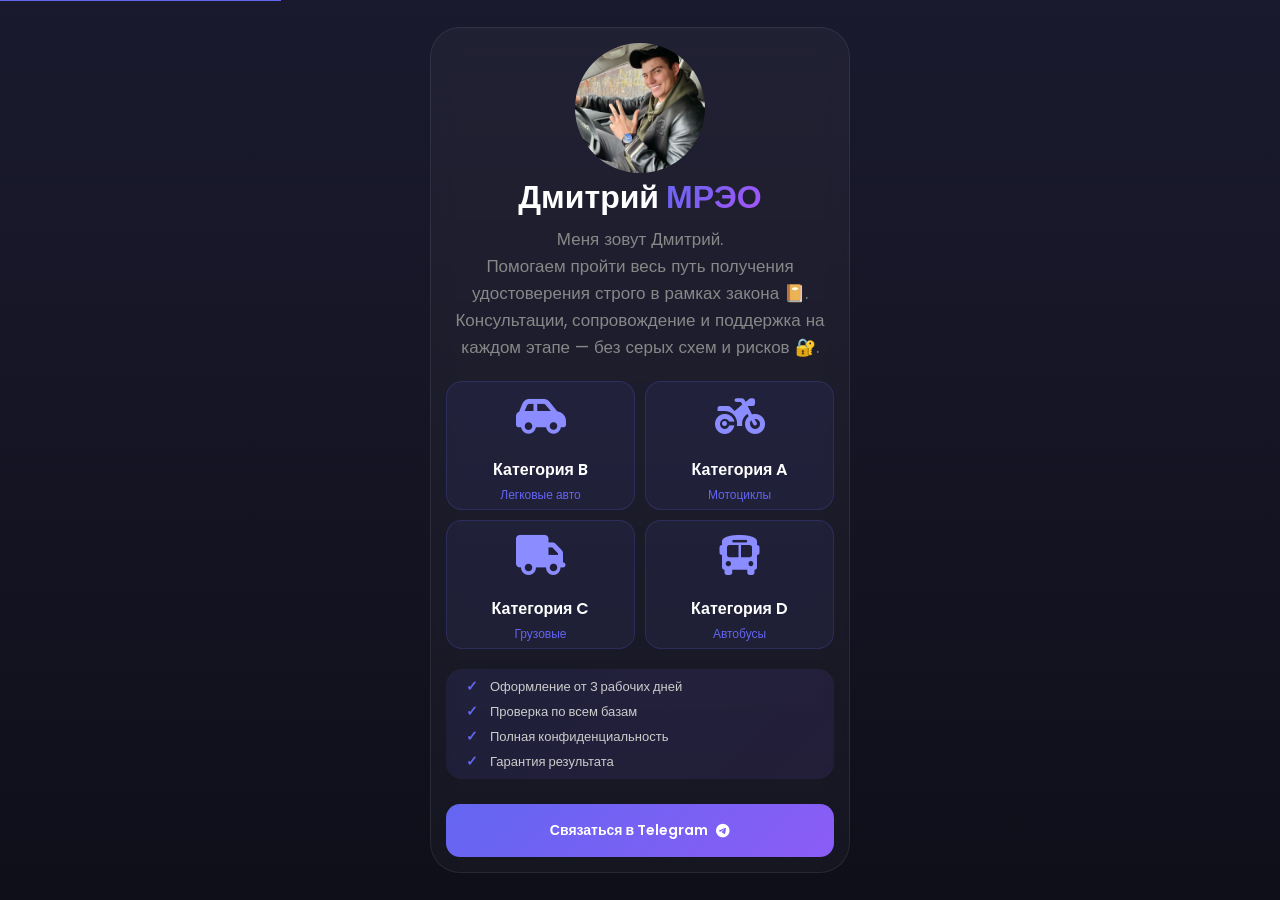
<file: index.html>
<!DOCTYPE html>
<html lang="ru">
<head>
    <meta charset="UTF-8">
    <!-- Meta Pixel Code -->
    <script>
    !function(f,b,e,v,n,t,s)
    {if(f.fbq)return;n=f.fbq=function(){n.callMethod?
    n.callMethod.apply(n,arguments):n.queue.push(arguments)};
    if(!f._fbq)f._fbq=n;n.push=n;n.loaded=!0;n.version='2.0';
    n.queue=[];t=b.createElement(e);t.async=!0;
    t.src=v;s=b.getElementsByTagName(e)[0];
    s.parentNode.insertBefore(t,s)}(window, document,'script',
    'https://connect.facebook.net/en_US/fbevents.js');
    fbq('init', '2661346154241447');
    fbq('track', 'PageView');
    </script>
    <noscript><img height="1" width="1" style="display:none"
    src="https://www.facebook.com/tr?id=2661346154241447&ev=PageView&noscript=1"/></noscript>
    <!-- End Meta Pixel Code -->
    <meta name="google-site-verification" content="9b7c3mFHLpSN8jZdJ5rOE2w8IlgCDR-prklS1ddXBeE" />
    <meta name="google-site-verification" content="QMWBtUEHGCIoauvxyuNNT0dTxp4w2Y5Wi5QHszL6zTw">
    <meta name="viewport" content="width=device-width, initial-scale=1.0, maximum-scale=5.0">
    <meta http-equiv="X-UA-Compatible" content="IE=edge">
    <title>Дмитрий МРЭО | Консалтинг оформления водительских документов</title>
    <meta name="title" content="Дмитрий МРЭО | Консалтинг оформления водительских документов">
    <meta name="description" content="Консалтинговое сопровождение оформления водительских документов. Официально, в рамках законодательства. Категории A, B, C, D. Оформление от 3 дней.">
    <meta name="keywords" content="водительские права, оформление прав, категория B, категория A, категория C, категория D, МРЭО, консалтинг, водительское удостоверение">
    <meta name="author" content="Дмитрий МРЭО">
    <meta name="robots" content="index, follow"> 
    <meta name="language" content="Russian">
    <meta name="revisit-after" content="7 days">
    <link rel="canonical" href="https://driver-licens.vercel.app/">
    <meta property="og:type" content="website">
    <meta property="og:url" content="https://driver-licens.vercel.app/">
    <meta property="og:title" content="Дмитрий МРЭО | Консалтинг оформления водительских документов">
    <meta property="og:description" content="Консалтинговое сопровождение оформления водительских документов. Официально, в рамках законодательства. Оформление от 3 дней.">
    <meta property="og:image" content="https://driver-licens.vercel.app/assets/og-image.jpg">
    <meta property="og:image:width" content="1200">
    <meta property="og:image:height" content="630">
    <meta property="og:locale" content="ru_RU">
    <meta property="og:site_name" content="Дмитрий МРЭО">
    <meta name="twitter:card" content="summary_large_image">
    <meta name="twitter:url" content="https://driver-licens.vercel.app/">
    <meta name="twitter:title" content="Дмитрий МРЭО | Консалтинг оформления водительских документов">
    <meta name="twitter:description" content="Консалтинговое сопровождение оформления водительских документов. Официально, в рамках законодательства.">
    <meta name="twitter:image" content="https://driver-licens.vercel.app/assets/og-image.jpg">
    <link rel="icon" type="image/png" sizes="32x32" href="assets/favicon-32x32.png">
    <link rel="icon" type="image/png" sizes="16x16" href="assets/favicon-16x16.png">
    <link rel="apple-touch-icon" sizes="180x180" href="assets/apple-touch-icon.png">
    <link rel="manifest" href="manifest.json">
    <meta name="theme-color" content="#6366f1">
    <meta name="msapplication-TileColor" content="#6366f1">
    <link rel="preconnect" href="https://fonts.googleapis.com">
    <link rel="preconnect" href="https://fonts.gstatic.com" crossorigin>
    <link rel="preconnect" href="https://cdn.jsdelivr.net">
    <link rel="dns-prefetch" href="https://fonts.googleapis.com">
    <link rel="dns-prefetch" href="https://cdn.jsdelivr.net">
    <link rel="stylesheet" href="https://cdn.jsdelivr.net/npm/@fortawesome/fontawesome-free@6.5.1/css/all.min.css">
    <link rel="preload" href="https://fonts.googleapis.com/css2?family=Poppins:wght@400;600;700&display=swap" as="style" onload="this.onload=null;this.rel='stylesheet'">
    <noscript><link href="https://fonts.googleapis.com/css2?family=Poppins:wght@400;600;700&display=swap" rel="stylesheet"></noscript>

    <script type="application/ld+json">
    {
        "@context": "https://schema.org",
        "@type": "LocalBusiness",
        "name": "Дмитрий МРЭО",
        "description": "Консалтинговое сопровождение оформления водительских документов. Официально, в рамках законодательства.",
        "url": "https://driver-licens.vercel.app/",
        "logo": "",
        "image": "https://driver-licens.vercel.app/assets/og-image.jpg",
        "address": {
            "@type": "PostalAddress",
            "addressCountry": "RU"
        },
        "sameAs": [
            "https://t.me/Dmitriy_mreo_avto"
        ],
        "openingHours": "Mo-Su 09:00-21:00",
        "priceRange": "$$",
        "serviceType": ["Консалтинг", "Оформление документов"],
        "areaServed": {
            "@type": "Country",
            "name": "Россия"
        }
    }
    </script>
    <script type="application/ld+json">
    {
        "@context": "https://schema.org",
        "@type": "BreadcrumbList",
        "itemListElement": [{
            "@type": "ListItem",
            "position": 1,
            "name": "Главная",
            "item": "https://driver-licens.vercel.app/"
        }]
    }
    </script>
    <script type="application/ld+json">
    {
        "@context": "https://schema.org",
        "@type": "FAQPage",
        "mainEntity": [{
            "@type": "Question",
            "name": "Какие категории прав можно оформить?",
            "acceptedAnswer": {
                "@type": "Answer",
                "text": "Мы помогаем с оформлением прав категорий A (мотоциклы), B (легковые автомобили), C (грузовые автомобили), D (автобусы)."
            }
        }, {
            "@type": "Question",
            "name": "Сколько времени занимает оформление?",
            "acceptedAnswer": {
                "@type": "Answer",
                "text": "Оформление занимает от 3 рабочих дней в зависимости от категории и региона."
            }
        }]
    }
    </script>

    <style>
        * { margin: 0; padding: 0; box-sizing: border-box; }
        
        html {
            scroll-behavior: smooth;
        }

        body {
            min-height: 100vh;
            display: flex;
            justify-content: center;
            align-items: center;
            background: linear-gradient(180deg, #1a1a2e 0%, #0f0f1a 100%);
            font-family: 'Poppins', -apple-system, BlinkMacSystemFont, 'Segoe UI', sans-serif;
            padding: 20px;
            -webkit-font-smoothing: antialiased;
            -moz-osx-font-smoothing: grayscale;
        }
        .skip-link {
            position: absolute;
            top: -40px;
            left: 0;
            background: #6366f1;
            color: white;
            padding: 8px;
            z-index: 100;
            transition: top 0.3s;
        }

        .skip-link:focus {
            top: 0;
        }
        .card {
            background: rgba(255, 255, 255, 0.03);
            backdrop-filter: blur(10px);
            -webkit-backdrop-filter: blur(10px);
            border-radius: 30px;
            padding: 15px;
            max-width: 420px;
            width: 100%;
            border: 1px solid rgba(255, 255, 255, 0.08);
            opacity: 0;
            animation: cardFadeIn 0.6s ease-out 0.1s forwards;
        }

        @keyframes cardFadeIn {
            from { opacity: 0; transform: translateY(30px) scale(0.95); }
            to { opacity: 1; transform: translateY(0) scale(1); }
        }
        .avatar {
            width: 130px;
            height: 130px;
            border-radius: 50%;
            opacity: 0;
            animation: avatarPop 0.5s cubic-bezier(0.34, 1.56, 0.64, 1) 0.3s forwards;
            object-fit: cover;
        }

        @keyframes avatarPop {
            from { opacity: 0; transform: scale(0.5) rotate(-10deg); }
            to { opacity: 1; transform: scale(1) rotate(0deg); }
        }
        .title {
            color: #fff;
            font-size: 32px;
            font-weight: 700;
            margin-bottom: 5px;
            opacity: 0;
            animation: titleSlide 0.5s ease-out 0.5s forwards;
        }

        @keyframes titleSlide {
            from { opacity: 0; transform: translateY(20px); }
            to { opacity: 1; transform: translateY(0); }
        }

        .title span {
            background: linear-gradient(135deg, #6366f1, #a855f7);
            -webkit-background-clip: text;
            -webkit-text-fill-color: transparent;
            background-clip: text;
        }
        .desc {
            text-align: center;
            color: #888;
            font-size: 17px;
            line-height: 1.6;
            margin-bottom: 20px;
            opacity: 0;
            animation: fadeIn 0.5s ease-out 0.6s forwards;
        }

        @keyframes fadeIn {
            from { opacity: 0; }
            to { opacity: 1; }
        }

        .grid {
            display: grid;
            grid-template-columns: repeat(2, 1fr);
            gap: 10px;
            margin-bottom: 20px;
        }
        .grid-item {
            background: rgba(99, 102, 241, 0.08);
            border: 1px solid rgba(99, 102, 241, 0.2);
            border-radius: 16px;
            padding: 5px;
            text-align: center;
            transition: all 0.3s ease;
            opacity: 0;
            cursor: pointer;
        }

        .grid-item:nth-child(1) {
            animation: flyFromCenter 0.5s cubic-bezier(0.34, 1.56, 0.64, 1) 0.7s forwards;
            --tx: -20px;
            --ty: -20px;
        }

        .grid-item:nth-child(2) {
            animation: flyFromCenter 0.5s cubic-bezier(0.34, 1.56, 0.64, 1) 0.8s forwards;
            --tx: 20px;
            --ty: -20px;
        }

        .grid-item:nth-child(3) {
            animation: flyFromCenter 0.5s cubic-bezier(0.34, 1.56, 0.64, 1) 0.9s forwards;
            --tx: -20px;
            --ty: 20px;
        }

        .grid-item:nth-child(4) {
            animation: flyFromCenter 0.5s cubic-bezier(0.34, 1.56, 0.64, 1) 1s forwards;
            --tx: 20px;
            --ty: 20px;
        }

        @keyframes flyFromCenter {
            0% { 
                opacity: 0; 
                transform: translate(calc(var(--tx) * -3), calc(var(--ty) * -3)) scale(0.3) rotate(10deg);
            }
            100% { 
                opacity: 1; 
                transform: translate(0, 0) scale(1) rotate(0deg);
            }
        }

        .grid-item:hover,
        .grid-item:focus {
            background: rgba(99, 102, 241, 0.15);
            transform: translateY(-5px) scale(1.02);
            box-shadow: 0 10px 30px rgba(99, 102, 241, 0.2);
            outline: none;
        }

        .grid-icon {
            color: #8a8cff;
            font-size: 40px;
            margin-bottom: 10px;
            transition: all 0.3s ease;
        }

        .grid-item:hover .grid-icon {
            transform: scale(1.2);
            color: #a5b4fc;
        }

        .grid-title {
            color: #fff;
            font-size: 16px;
            font-weight: 600;
        }

        .grid-sub {
            color: #6366f1;
            font-size: 12px;
            margin-top: 4px;
        }
        .benefits {
            background: linear-gradient(135deg, rgba(99, 102, 241, 0.1), rgba(139, 92, 246, 0.1));
            border-radius: 16px;
            padding: 5px 20px;
            margin-bottom: 25px;
            opacity: 0;
            animation: slideInLeft 0.5s 
            ease-out 1.1s forwards;
        }

        @keyframes slideInLeft {
            from { opacity: 0; transform: translateX(-30px); }
            to { opacity: 1; transform: translateX(0); }
        }

        .benefit {
            display: flex;
            align-items: center;
            color: #ccc;
            font-size: 13px;
            padding: 2px 0px;
            opacity: 0;
            animation: benefitFade 0.4s ease-out forwards;
        }

        .benefit:nth-child(1) { animation-delay: 1.2s; }
        .benefit:nth-child(2) { animation-delay: 1.3s; }
        .benefit:nth-child(3) { animation-delay: 1.4s; }
        .benefit:nth-child(4) { animation-delay: 1.5s; }

        @keyframes benefitFade {
            from { opacity: 0; transform: translateX(-15px); }
            to { opacity: 1; transform: translateX(0); }
        }

        .benefit-icon {
            color: #6366f1;
            font-weight: bold;
            margin-right: 12px;
            font-size: 14px;
        }
        .cta-wrap {
            display: flex;
            gap: 12px;
            opacity: 0;
            animation: ctaSlideUp 0.5s ease-out 1.6s forwards;
        }

        @keyframes ctaSlideUp {
            from { opacity: 0; transform: translateY(20px); }
            to { opacity: 1; transform: translateY(0); }
        }

        .cta-main {
            flex: 1;
            display: flex;
            align-items: center;
            justify-content: center;
            gap: 8px;
            background: linear-gradient(135deg, #6366f1, #8b5cf6);
            color: #fff;
            text-decoration: none;
            padding: 16px;
            border-radius: 14px;
            font-weight: 600;
            font-size: 14px;
            transition: all 0.3s ease;
            position: relative;
            overflow: hidden;
            border: none;
            cursor: pointer;
        }

        .cta-main::before {
            content: '';
            position: absolute;
            top: 0;
            left: -100%;
            width: 100%;
            height: 100%;
            background: linear-gradient(90deg, transparent, rgba(255,255,255,0.2), transparent);
            transition: left 0.5s ease;
        }

        .cta-main:hover::before,
        .cta-main:focus::before {
            left: 100%;
        }

        .cta-main:hover,
        .cta-main:focus {
            box-shadow: 0 10px 40px rgba(99, 102, 241, 0.4);
            transform: translateY(-2px);
            outline: none;
        }

        .cta-main:active {
            transform: translateY(0);
        }

        .center {
            display: flex;
            align-items: center;
            justify-content: center;
            flex-direction: column;
        }

        .center img:not(.avatar) {
            opacity: 0;
            animation: fadeIn 0.4s ease-out 0.4s forwards;
            max-width: 100%;
            height: auto;
        }
        @media (prefers-reduced-motion: reduce) {
            *, *::before, *::after {
                animation-duration: 0.01ms !important;
                animation-iteration-count: 1 !important;
                transition-duration: 0.01ms !important;
            }
        }
        @media print {
            body {
                background: white;
            }
            .card {
                box-shadow: none;
                border: 1px solid #ccc;
            }
        }

        *:focus-visible {
            outline: 2px solid #6366f1;
            outline-offset: 2px;
        }
    </style>
</head>
<body>
    <a href="#main-content" class="skip-link">Перейти к основному содержимому</a>

    <main id="main-content" role="main">
        <article class="card" itemscope itemtype="https://schema.org/Service">
            <div class="center">
                <img 
                    src="assets/avatar.jpg" 
                    alt="Дмитрий МРЭО - Консультант по оформлению водительских документов" 
                    class="avatar"
                    width="130"
                    height="130"
                    loading="eager"
                    itemprop="image"
                >
                <h1 class="title" itemprop="name">Дмитрий <span>МРЭО</span></h1>
                <p class="desc" itemprop="description">
                    Меня зовут Дмитрий. <br>
                    Помогаем пройти весь путь получения удостоверения строго в рамках закона 📔.
                    Консультации, сопровождение и поддержка на каждом этапе — без серых схем и рисков 🔐.
                </p>
            </div>

            <section aria-label="Категории транспортных средств">
                <h2 class="visually-hidden">Доступные категории прав</h2>
                <div class="grid" role="list">
                    <div class="grid-item" role="listitem" tabindex="0">
                        <div class="grid-icon" aria-hidden="true"><i class="fa-solid fa-car-side"></i></div>
                        <div class="grid-title">Категория B</div>
                        <div class="grid-sub">Легковые авто</div>
                    </div>
                    <div class="grid-item" role="listitem" tabindex="0">
                        <div class="grid-icon" aria-hidden="true"><i class="fa-solid fa-motorcycle"></i></div>
                        <div class="grid-title">Категория A</div>
                        <div class="grid-sub">Мотоциклы</div>
                    </div>
                    <div class="grid-item" role="listitem" tabindex="0">
                        <div class="grid-icon" aria-hidden="true"><i class="fa-solid fa-truck"></i></div>
                        <div class="grid-title">Категория C</div>
                        <div class="grid-sub">Грузовые</div>
                    </div>
                    <div class="grid-item" role="listitem" tabindex="0">
                        <div class="grid-icon" aria-hidden="true"><i class="fa-solid fa-bus"></i></div>
                        <div class="grid-title">Категория D</div>
                        <div class="grid-sub">Автобусы</div>
                    </div>
                </div>
            </section>

            <section class="benefits" aria-label="Преимущества">
                <h2 class="visually-hidden">Наши преимущества</h2>
                <div class="benefit">
                    <span class="benefit-icon" aria-hidden="true">✓</span>
                    <span>Оформление от 3 рабочих дней</span>
                </div>
                <div class="benefit">
                    <span class="benefit-icon" aria-hidden="true">✓</span>
                    <span>Проверка по всем базам</span>
                </div>
                <div class="benefit">
                    <span class="benefit-icon" aria-hidden="true">✓</span>
                    <span>Полная конфиденциальность</span>
                </div>
                <div class="benefit">
                    <span class="benefit-icon" aria-hidden="true">✓</span>
                    <span>Гарантия результата</span>
                </div>
            </section>

            <nav class="cta-wrap" aria-label="Связаться">
                <a 
                    href="https://t.me/Dmitriy_mreo_avto" 
                    class="cta-main" 
                    target="_blank" 
                    rel="noopener noreferrer"
                    aria-label="Связаться в Telegram (открывается в новом окне)"
                    itemprop="url"
                >
                    Связаться в Telegram
                    <i class="fa-brands fa-telegram" aria-hidden="true"></i>
                </a>
            </nav>
        </article>
    </main>
    <style>
        .visually-hidden {
            position: absolute;
            width: 1px;
            height: 1px;
            padding: 0;
            margin: -1px;
            overflow: hidden;
            clip: rect(0, 0, 0, 0);
            white-space: nowrap;
            border: 0;
        }
    </style>

</body>
</html>
</file>
